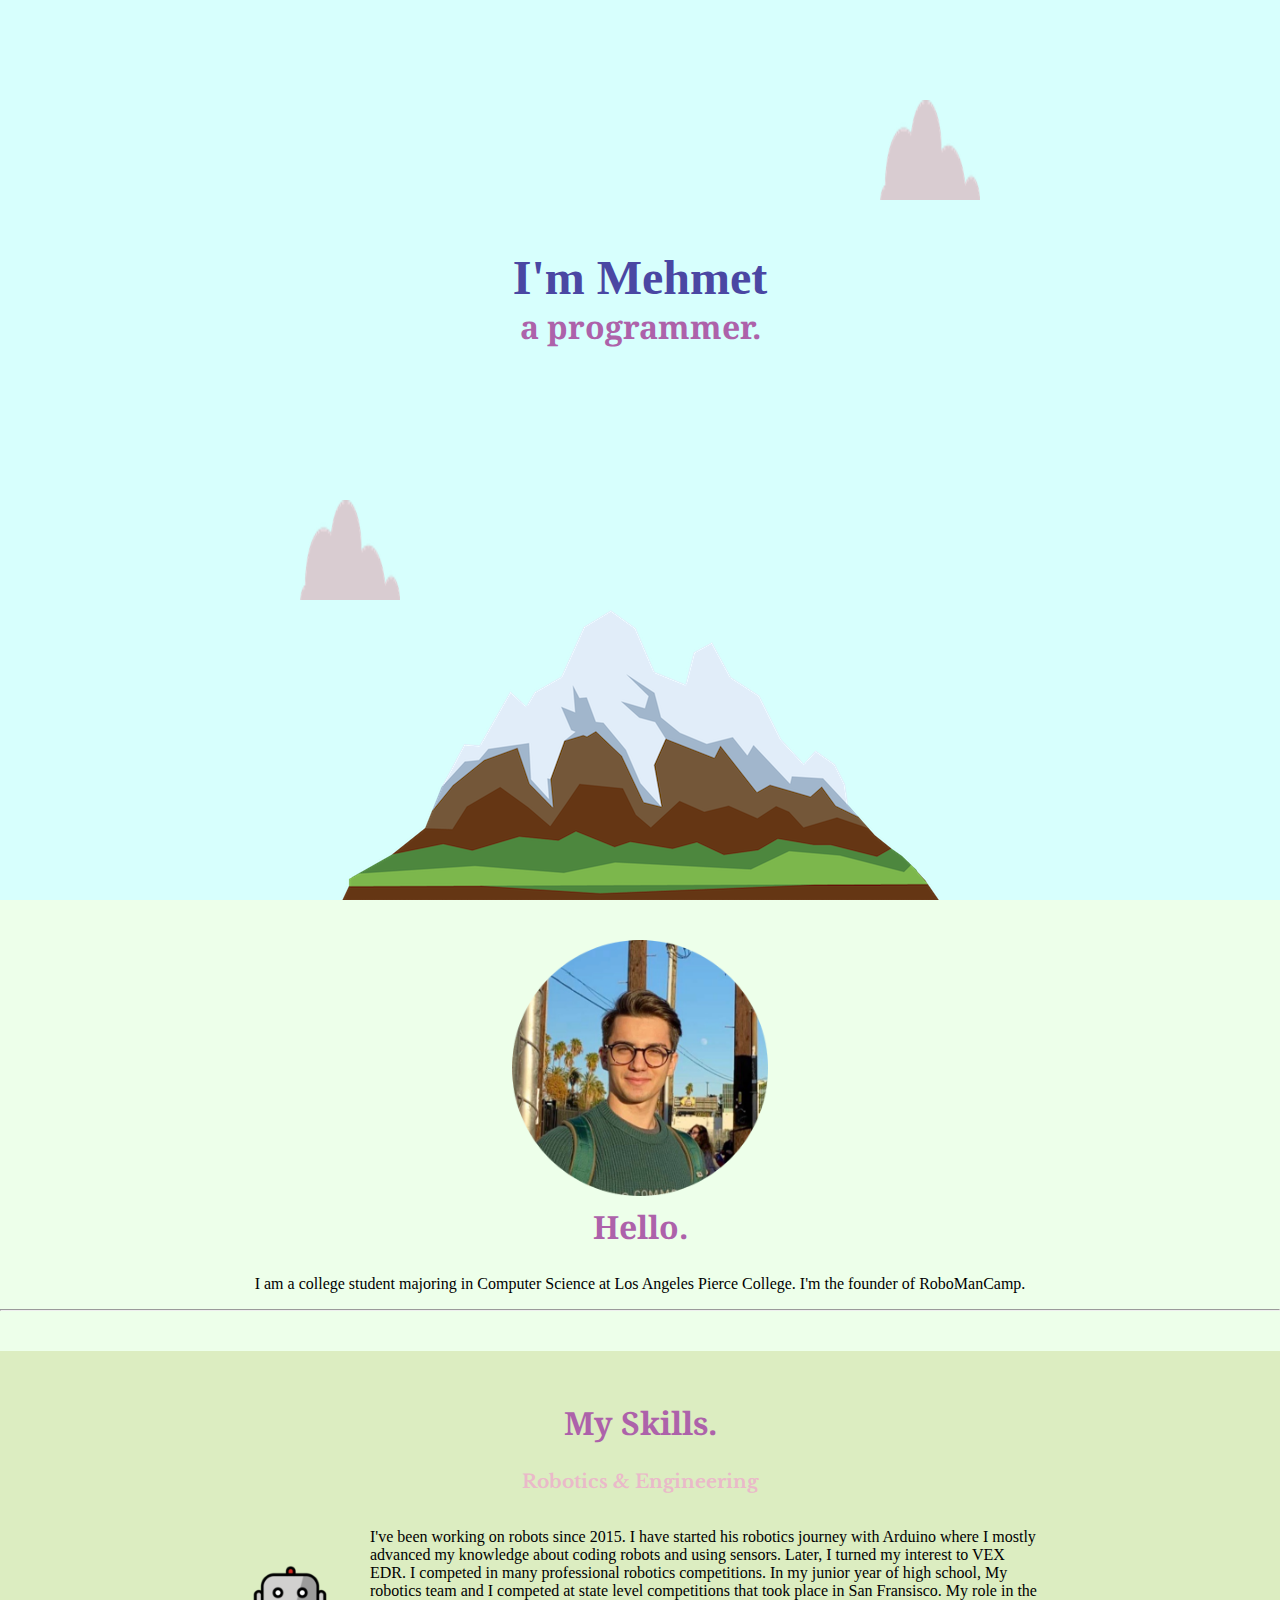
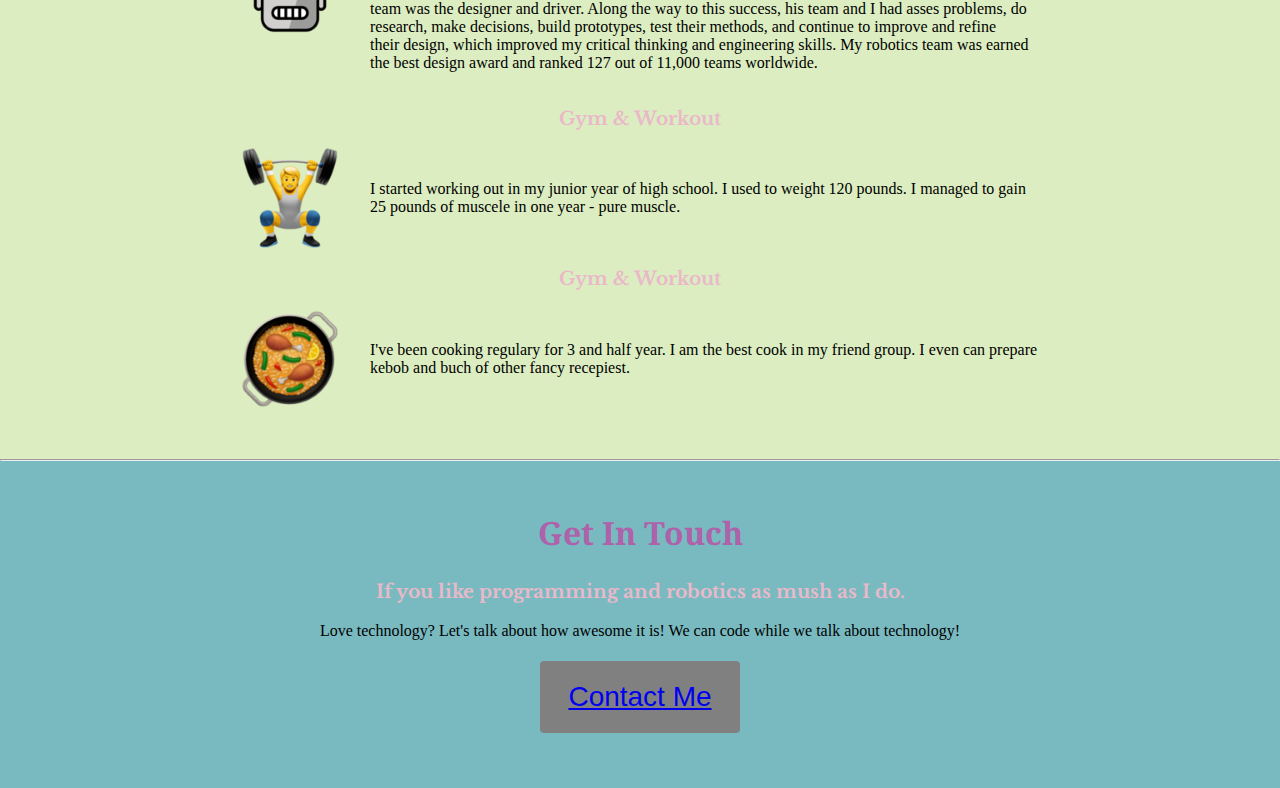
<file: index.html>
<!DOCTYPE html>
<html lang="en" dir="ltr">
  <head>
    <meta charset="utf-8">
    <title></title>
    <link rel="stylesheet" href="css/style.css">
    <link href="https://fonts.googleapis.com/css?family=Libre+Baskerville|Merienda+One|Noto+Serif|Roboto+Slab&display=swap" rel="stylesheet">

  </head>
  <body>

    <div class="top-container">
      <img id="first-cloud"src="images/cloud.png" alt="cloud-emoji">
      <div class="introduce-box">
        <h1 id="first-h1">I'm Mehmet</h1>
        <h2>a <span>pro</span>grammer.</h2>
      </div>
      <img id="second-cloud"src="images/cloud.png" alt="cloud-emoji">
      <img id="mountain"src="images/mountain.png" alt="mountain-emoji">


    </div>

      <div class="middle-container-top">
        <img id="profile-pic"src="images/profile.png" alt="my-profile-pic">
        <h2>Hello.</h2>
        <p>I am a college student majoring in Computer Science at Los Angeles Pierce College. I'm the founder of RoboManCamp.</p>

         <hr>
      </div>


      <div class="middle-container-bottom">

        <h2>My Skills.</h2>
        <div class="skill-box">
          <h3>Robotics & Engineering</h3>
          <div class="skill-text-box">
            <img id="robot"src="images/robot.png" alt="robot-pic">
            <p>I've been working on robots since 2015. I have started his robotics journey with Arduino where I mostly advanced my knowledge about coding robots and using sensors. Later, I turned my interest to VEX EDR. I competed in many professional robotics competitions. In my junior year of high school, My robotics team and I competed at state level competitions that took place in San Fransisco. My role in the team was the designer and driver. Along the way to this success, his team and I had asses problems, do research, make decisions, build prototypes, test their methods, and continue to improve and refine their design, which improved my critical thinking and engineering skills. My robotics team was earned the best design award and ranked 127 out of 11,000 teams worldwide.</p>
          </div>

        </div>


        <div class="skill-box">
          <h3>Gym & Workout</h3>
          <div class="skill-text-box">
            <img id="gym"src="images/gym-emoji.png" alt="gym-pic">
            <p>I started working out in my junior year of high school. I used to weight 120 pounds. I managed to gain 25 pounds of muscele in one year - pure muscle.</p>
          </div>

        </div>

        <div class="skill-box">
          <h3>Gym & Workout</h3>
          <div class="skill-text-box">
            <img id="cooking"src="images/cooking.png" alt="cooking-pic">
            <p>I've been cooking regulary for 3 and half year. I am the best cook in my friend group. I even can prepare kebob and buch of other fancy recepiest.</p>
          </div>
        </div>

      </div>
      <hr>




    <div class="bottom-container">
      <h2>Get In Touch</h2>
      <h3>If you like programming and robotics as mush as I do.</h3>
      <p>Love technology? Let's talk about how awesome it is! We can code while we talk about technology!</p>
      <button type="button" name="button"><a href="contact.html">Contact Me</a></button>

    </div>


  </body>
</html>
</file>
<file: css/style.css>
body {
  text-align: center;
  margin: 0;
  padding: 0
  width 100%;
  height: auto;


}
div {

}

img {
  width: 100px;
  height: 100px;
}

h1 {
  position: relative;
  padding-bottom: 0;
  font-size: 3rem;
  width: 100%;
  height: auto;
  margin:0;
  color: #4a47a3;
  font-family: 'Merienda One', cursive;
  font-weight: bold;



}
h2 {

  color: #ad62aa;
  font-weight: bold;
  margin-top: 0;
  padding-top: 0;
  font-size: 2rem;
  font-family: 'Noto Serif', serif;
}
h3 {

  font-weight: bold;
  font-family: 'Libre Baskerville', serif;
  color: #eab9c9;
}

p {

}

span {

}

hr {
  margin: 0;
  padding: 0;

}


.top-container {
  background-color: #d7fffd;
  position: relative;
  padding-top: 100px;
  width: 100%;
  height: 100vh;
  box-sizing: border-box;
}

.introduce-box {
  padding-top: 150px;
}


#first-cloud  {
  position: absolute;
  right: 300px;

}

#mountain {
  width: auto;
  height: auto;
  position: absolute;
  bottom: 0;
  left: 50%;
  transform: translate(-50%);
}

#second-cloud {
  position: absolute;
  left: 300px;
  bottom: 300px;

}

.middle-container-top {
  background-color: #edffea;
  padding: 40px 0;
}

.middle-container-bottom {
  background-color: #dcedc1;
  padding: 50px 0;
}

.skill-box {
  width: 90vw;
  max-width: 800px;
  margin: auto;
}

.skill-text-box {
  display: flex;
  align-items: center;
}

.skill-box img {
  margin-right: 30px;
}

.skill-box p {
  text-align: start;
}

.bottom-container {
  background-color: #79bac1;
  padding: 50px 50px 50px 50px;

}
.bottom-container h2 {
  font-weight: bold;
}


button {
  background-color: gray;
  display: inline-block;
  border-radius: 4px;
  border: none;
  color: #FFFFFF;
  text-align: center;
  font-size: 28px;
  padding: 20px;
  width: 200px;
  transition: all 0.5s;
  cursor: pointer;
  margin: 5px;
}



#profile-pic {
  width: 20%;
  height: auto;
  padding-bottom: 5px;
}
</file>
